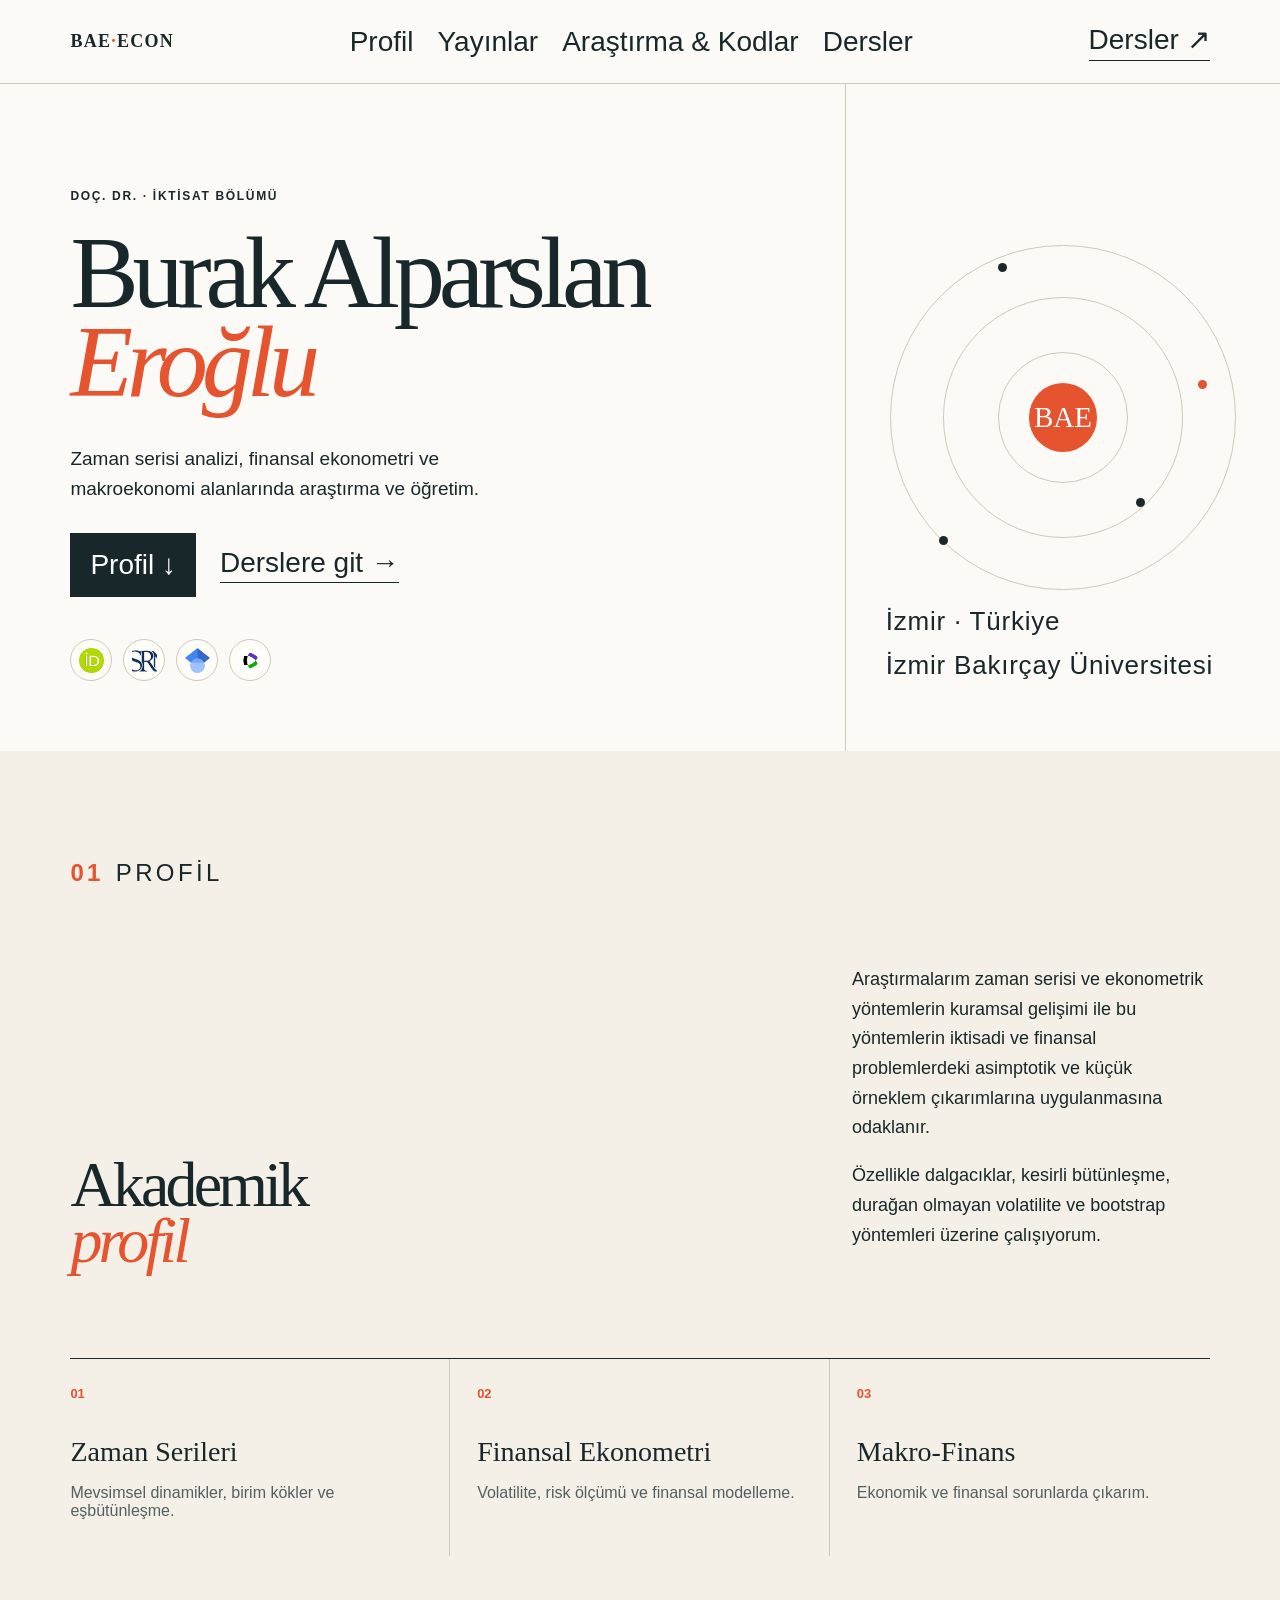
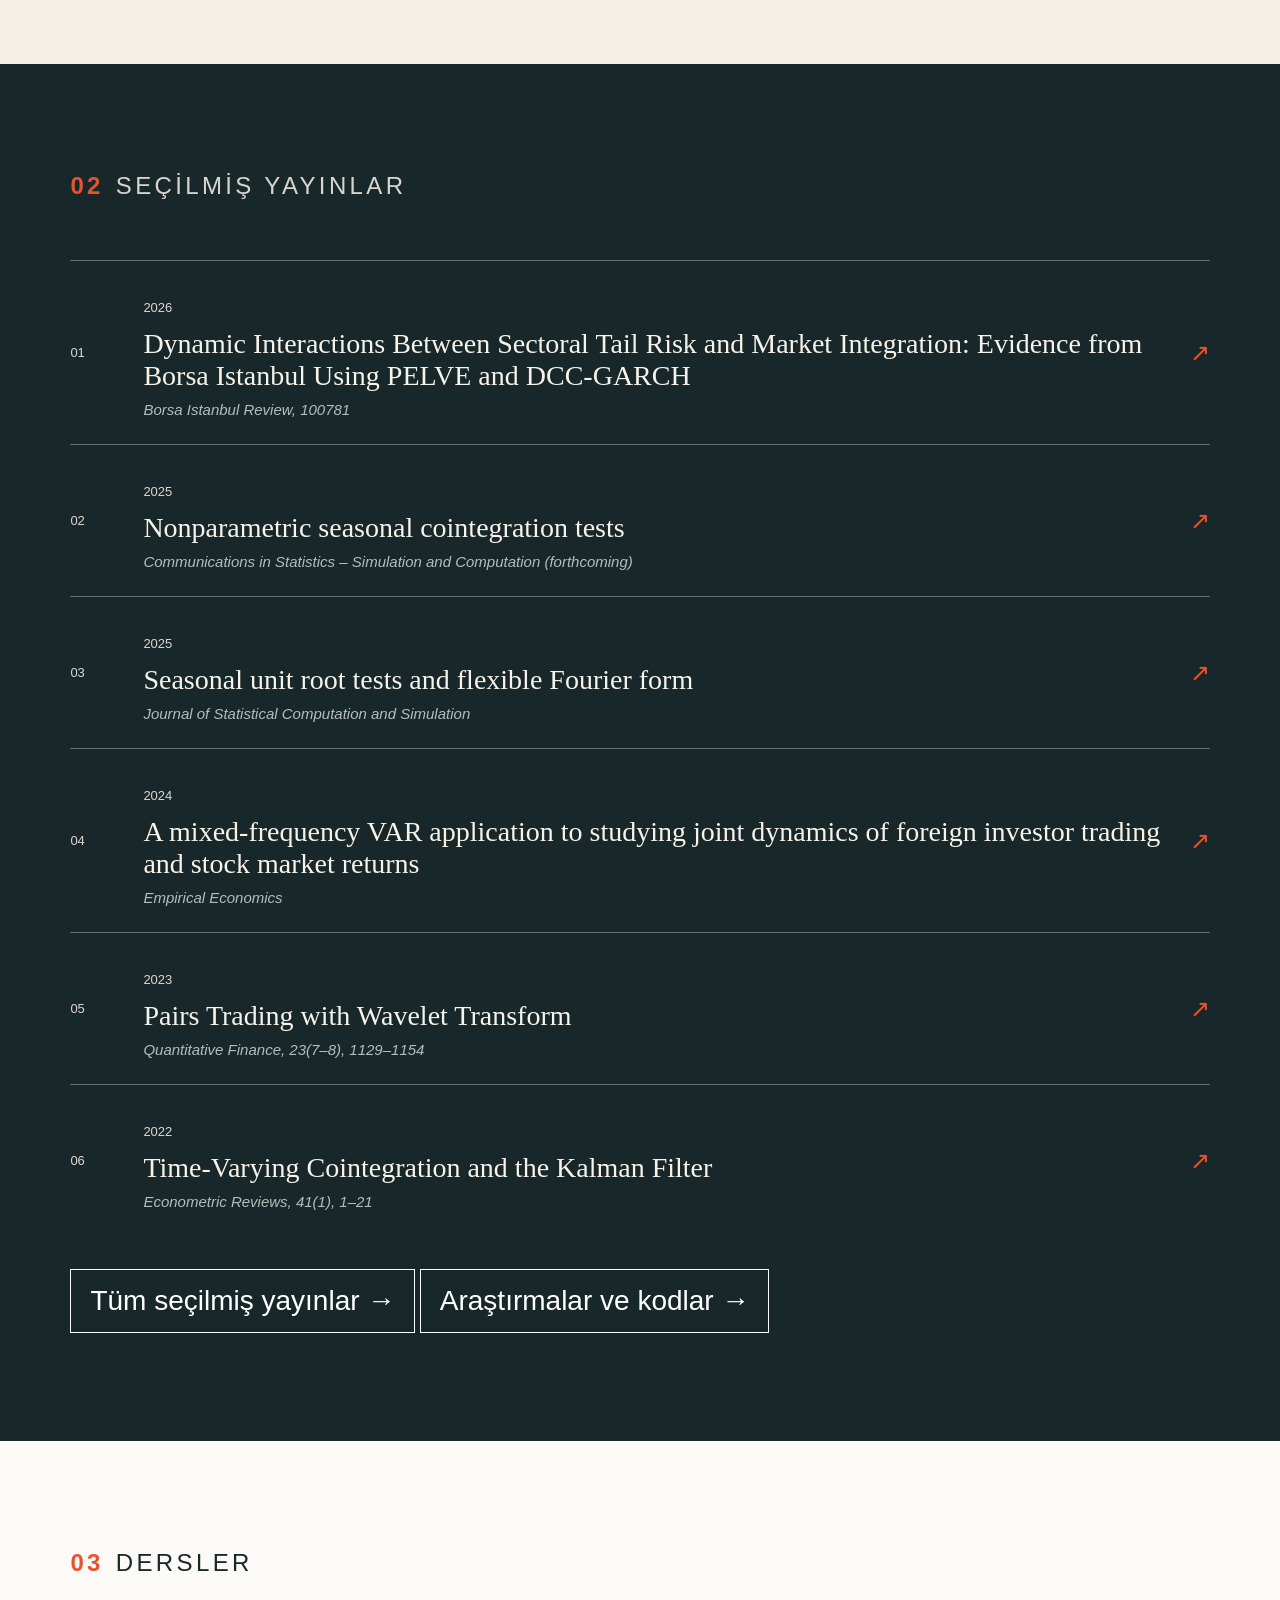
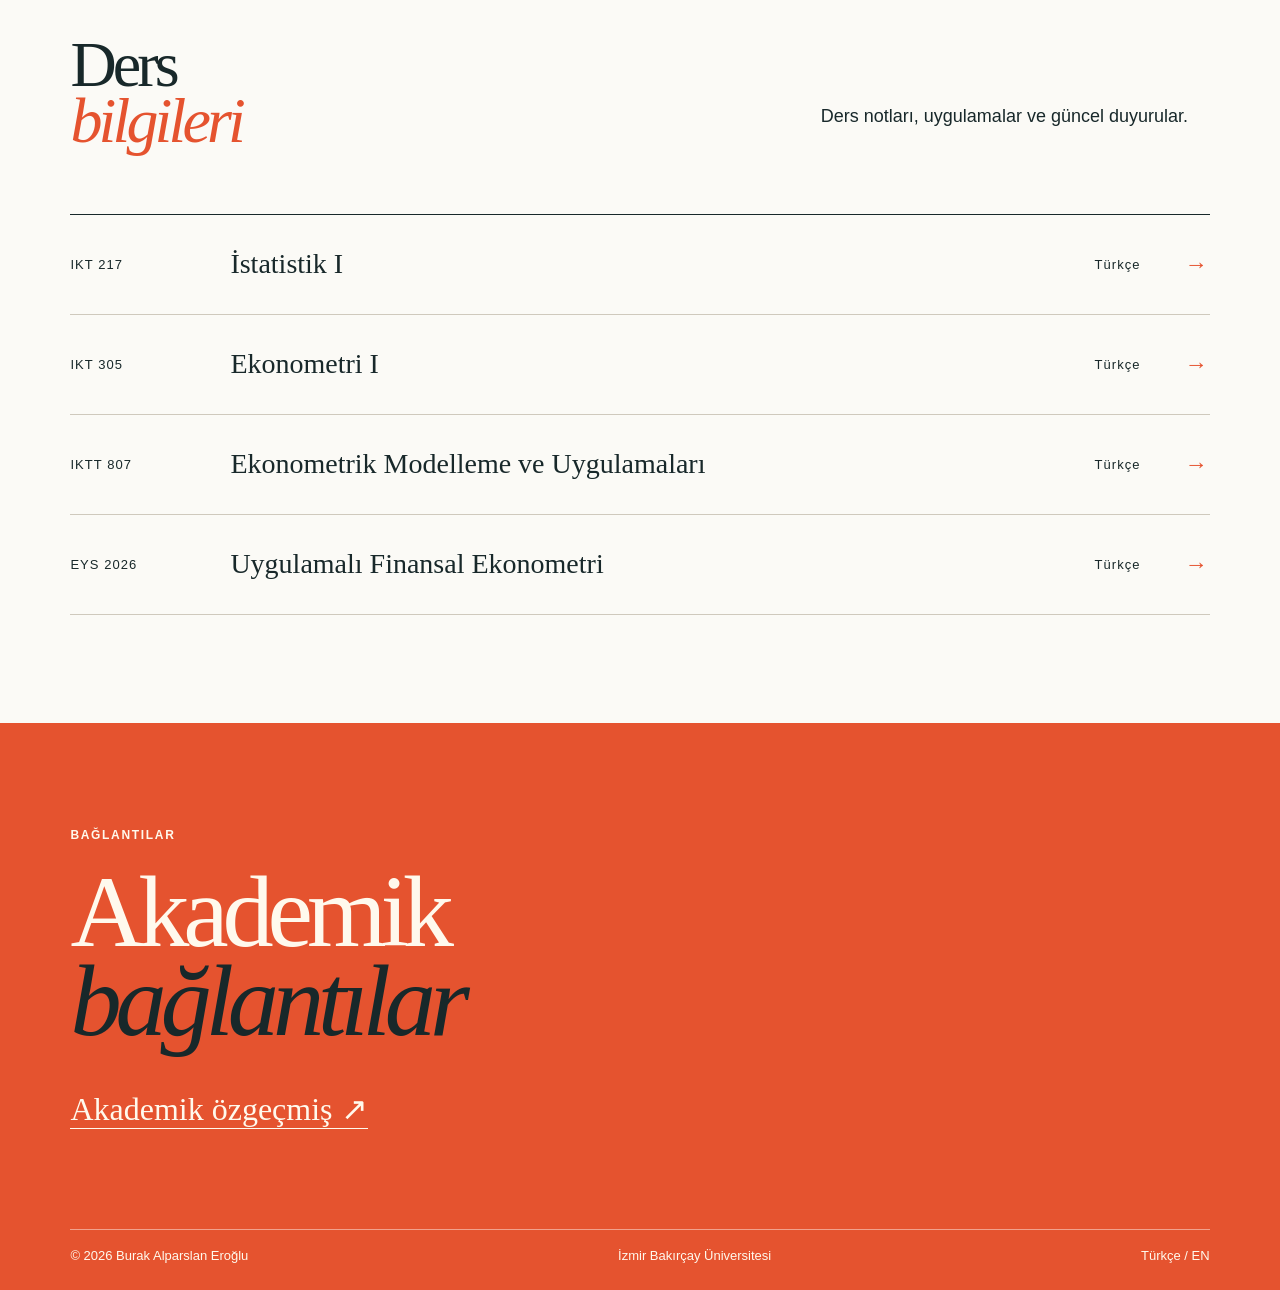
<file: index.html>
<!doctype html>
<html lang="tr">
  <head>
    <meta charset="utf-8" />
    <meta name="viewport" content="width=device-width,initial-scale=1" />
    <title>Burak Alparslan Eroğlu | Akademik Profil</title>
    <style>
      :root {
        --ink: #18282a;
        --cream: #f4f0e8;
        --paper: #fbfaf6;
        --orange: #e5532f;
        --line: #cfc9bd;
      }
      * {
        box-sizing: border-box;
      }
      html {
        scroll-behavior: smooth;
      }
      body {
        margin: 0;
        color: var(--ink);
        background: var(--cream);
        font-family: Arial, sans-serif;
      }
      a {
        color: inherit;
        text-decoration: none;
      }
      .nav {
        height: 84px;
        padding: 0 5.5vw;
        display: flex;
        align-items: center;
        justify-content: space-between;
        border-bottom: 1px solid var(--line);
        background: var(--paper);
      }
      .brand {
        font:
          bold 18px Georgia,
          serif;
        letter-spacing: 0.07em;
      }
      .brand span,
      em {
        color: var(--orange);
      }
      .navlinks {
        display: flex;
        gap: 24px;
        font-size: 14px;
      }
      .navcta {
        font-size: 14px;
        border-bottom: 1px solid var(--ink);
        padding-bottom: 4px;
      }
      .hero {
        min-height: 640px;
        display: grid;
        grid-template-columns: 1.32fr 0.68fr;
        background: var(--paper);
      }
      .copy {
        padding: 105px 5.5vw 70px;
      }
      .tag {
        letter-spacing: 0.14em;
        font-size: 12px;
        font-weight: bold;
        margin: 0 0 25px;
      }
      .hero h1,
      .section h2,
      .contact h2 {
        font:
          400 clamp(62px, 8vw, 116px) / 0.87 Georgia,
          serif;
        letter-spacing: -0.06em;
        margin: 0;
      }
      .intro {
        font-size: 19px;
        line-height: 1.55;
        max-width: 450px;
        margin: 38px 0 30px;
      }
      .actions {
        display: flex;
        gap: 24px;
        align-items: center;
      }
      .button {
        display: inline-flex;
        gap: 20px;
        padding: 15px 19px;
        border: 1px solid var(--ink);
        font-size: 14px;
      }
      .dark {
        background: var(--ink);
        color: #fff;
      }
      .textlink {
        font-size: 14px;
        border-bottom: 1px solid currentColor;
        padding-bottom: 3px;
      }
      .profiles {
        display: flex;
        gap: 11px;
        margin-top: 42px;
      }
      .profiles a {
        width: 42px;
        height: 42px;
        border: 1px solid var(--line);
        border-radius: 50%;
        display: grid;
        place-items: center;
        background: #fffdf8;
      }
      .profiles img {
        max-width: 25px;
        max-height: 25px;
      }
      .hero-side {
        border-left: 1px solid var(--line);
        display: grid;
        place-items: center;
        position: relative;
        overflow: hidden;
      }
      .orbit {
        width: min(27vw, 350px);
        aspect-ratio: 1;
        border: 1px solid var(--line);
        border-radius: 50%;
        position: relative;
      }
      .orbit:before,
      .orbit:after {
        content: "";
        position: absolute;
        border: 1px solid var(--line);
        border-radius: 50%;
        inset: 15%;
      }
      .orbit:after {
        inset: 31%;
      }
      .core {
        position: absolute;
        inset: 40%;
        display: grid;
        place-items: center;
        border-radius: 50%;
        background: var(--orange);
        color: #fff;
        font:
          29px Georgia,
          serif;
      }
      .dot {
        position: absolute;
        width: 9px;
        height: 9px;
        border-radius: 50%;
        background: var(--ink);
      }
      .d1 {
        top: 5%;
        left: 31%;
      }
      .d2 {
        right: 8%;
        top: 39%;
        background: var(--orange);
      }
      .d3 {
        bottom: 13%;
        left: 14%;
      }
      .d4 {
        bottom: 24%;
        right: 26%;
      }
      .side-note {
        position: absolute;
        left: 40px;
        bottom: 38px;
        font-size: 13px;
        letter-spacing: 0.06em;
        line-height: 1.7;
      }
      .section {
        padding: 108px 5.5vw;
      }
      .label {
        display: flex;
        gap: 12px;
        margin-bottom: 60px;
        font-size: 12px;
        letter-spacing: 0.14em;
      }
      .label b {
        color: var(--orange);
      }
      .profile {
        display: grid;
        grid-template-columns: 1.2fr 0.62fr;
        gap: 7vw;
        align-items: end;
      }
      .section h2 {
        font-size: clamp(43px, 5vw, 74px);
      }
      .profiletext {
        font-size: 18px;
        line-height: 1.65;
      }
      .focus {
        margin-top: 90px;
        display: grid;
        grid-template-columns: repeat(3, 1fr);
        border-top: 1px solid var(--ink);
      }
      .focus article {
        padding: 25px 26px 20px 0;
        min-height: 185px;
        border-right: 1px solid var(--line);
      }
      .focus article + article {
        padding-left: 27px;
      }
      .focus article:last-child {
        border: 0;
      }
      .focus b {
        color: var(--orange);
        font-size: 13px;
      }
      .focus h3 {
        font:
          28px Georgia,
          serif;
        margin: 34px 0 10px;
      }
      .focus p {
        font-size: 16px;
        color: #526061;
      }
      .research {
        background: var(--ink);
        color: #f8f3e9;
      }
      .research .label {
        color: #d9d5cd;
      }
      .pub {
        display: grid;
        grid-template-columns: 65px 1fr 30px;
        gap: 8px;
        align-items: center;
        border-top: 1px solid #647072;
        padding: 26px 0;
      }
      .pub:last-child {
        border-bottom: 1px solid #647072;
      }
      .pubnum,
      .year {
        font-size: 13px;
        color: #ddd6cc;
      }
      .pub h3 {
        font:
          28px Georgia,
          serif;
        font-weight: 400;
        margin: 5px 0 9px;
      }
      .journal {
        margin: 0;
        color: #b5bcb9;
        font-size: 15px;
        font-style: italic;
      }
      .pub .go {
        font-size: 24px;
        color: var(--orange);
        text-align: right;
      }
      .outline {
        color: #fff;
        border-color: #fff;
        margin-top: 33px;
      }
      .teaching {
        background: var(--paper);
      }
      .teachintro {
        display: grid;
        grid-template-columns: 1fr 0.6fr;
        gap: 8vw;
        align-items: end;
        margin-bottom: 65px;
      }
      .teachintro p {
        font-size: 18px;
        line-height: 1.6;
      }
      .courses {
        border-top: 1px solid var(--ink);
      }
      .course {
        display: grid;
        grid-template-columns: 150px 1fr 80px 25px;
        gap: 10px;
        align-items: center;
        border-bottom: 1px solid var(--line);
        min-height: 100px;
      }
      .course:hover {
        padding-left: 14px;
        background: #f2eee5;
      }
      .code,
      .level {
        font-size: 13px;
        letter-spacing: 0.08em;
      }
      .course h3 {
        font:
          28px Georgia,
          serif;
        font-weight: 400;
        margin: 0;
      }
      .arrow {
        color: var(--orange);
        font-size: 23px;
      }
      .contact {
        background: var(--orange);
        color: #fff9ed;
        padding: 105px 5.5vw 27px;
      }
      .contact em {
        color: var(--ink);
      }
      .email {
        display: inline-block;
        margin-top: 45px;
        font:
          clamp(21px, 2.5vw, 36px) Georgia,
          serif;
        border-bottom: 1px solid currentColor;
      }
      .footer {
        display: flex;
        justify-content: space-between;
        gap: 20px;
        border-top: 1px solid rgba(255, 255, 255, 0.45);
        margin-top: 100px;
        padding-top: 18px;
        font-size: 13px;
      }
      @media (max-width: 720px) {
        .nav {
          height: 65px;
          padding: 0 22px;
        }
        .navlinks {
          display: none;
        }
        .hero {
          grid-template-columns: 1fr;
        }
        .copy {
          padding: 75px 22px 60px;
        }
        .hero-side {
          min-height: 310px;
          border-left: 0;
          border-top: 1px solid var(--line);
        }
        .orbit {
          width: 220px;
        }
        .side-note {
          left: 22px;
          bottom: 22px;
        }
        .section,
        .contact {
          padding: 75px 22px;
        }
        .profile,
        .teachintro {
          grid-template-columns: 1fr;
          gap: 28px;
        }
        .focus {
          grid-template-columns: 1fr;
          margin-top: 55px;
        }
        .focus article,
        .focus article + article {
          padding: 22px 0;
          border-right: 0;
          border-bottom: 1px solid var(--line);
        }
        .pub {
          grid-template-columns: 36px 1fr 22px;
        }
        .pub h3,
        .course h3 {
          font-size: 22px;
        }
        .course {
          grid-template-columns: 80px 1fr 20px;
        }
        .level {
          display: none;
        }
        .footer {
          flex-wrap: wrap;
          justify-content: flex-start;
          margin-top: 70px;
        }
      }
    </style>
    <link rel="stylesheet" href="site-preferences.css" />
  </head>
  <body>
    <nav class="nav">
      <a class="brand" href="./">BAE<span>·</span>ECON</a>
      <div class="navlinks">
        <a href="#profil">Profil</a><a href="#yayinlar">Yayınlar</a
        ><a href="arastirma/">Araştırma & Kodlar</a
        ><a href="#dersler">Dersler</a>
      </div>
      <a class="navcta" href="#dersler">Dersler ↗</a>
    </nav>
    <main>
      <section class="hero">
        <div class="copy">
          <p class="tag">DOÇ. DR. · İKTİSAT BÖLÜMÜ</p>
          <h1>Burak Alparslan<br /><em>Eroğlu</em></h1>
          <p class="intro">
            Zaman serisi analizi, finansal ekonometri ve makroekonomi
            alanlarında araştırma ve öğretim.
          </p>
          <div class="actions">
            <a class="button dark" href="#profil">Profil ↓</a
            ><a class="textlink" href="#dersler">Derslere git →</a>
          </div>
          <div class="profiles">
            <a href="https://orcid.org/0000-0001-6814-747X"
              ><img src="public/profiles/orcid.png" alt="ORCID" /></a
            ><a
              href="https://papers.ssrn.com/sol3/cf_dev/AbsByAuth.cfm?per_id=5695360"
              ><img src="public/profiles/ssrn.png" alt="SSRN" /></a
            ><a
              href="https://scholar.google.com.tr/citations?user=8nbjNesAAAAJ&hl=tr"
              ><img
                src="public/profiles/google-scholar.png"
                alt="Google Scholar" /></a
            ><a
              href="https://www.webofscience.com/wos/author/record/HSH-2428-2023"
              ><img
                src="public/profiles/web-of-science.png"
                alt="Web of Science"
            /></a>
          </div>
        </div>
        <div class="hero-side">
          <div class="orbit">
            <div class="core">BAE</div>
            <i class="dot d1"></i><i class="dot d2"></i><i class="dot d3"></i
            ><i class="dot d4"></i>
          </div>
          <p class="side-note">
            İzmir · Türkiye<br />İzmir Bakırçay Üniversitesi
          </p>
        </div>
      </section>
      <section class="section" id="profil">
        <div class="label"><b>01</b><span>PROFİL</span></div>
        <div class="profile">
          <h2>Akademik<br /><em>profil</em></h2>
          <div class="profiletext">
            <p>
              Araştırmalarım zaman serisi ve ekonometrik yöntemlerin kuramsal
              gelişimi ile bu yöntemlerin iktisadi ve finansal problemlerdeki
              asimptotik ve küçük örneklem çıkarımlarına uygulanmasına
              odaklanır.
            </p>
            <p>
              Özellikle dalgacıklar, kesirli bütünleşme, durağan olmayan
              volatilite ve bootstrap yöntemleri üzerine çalışıyorum.
            </p>
          </div>
        </div>
        <div class="focus">
          <article>
            <b>01</b>
            <h3>Zaman Serileri</h3>
            <p>Mevsimsel dinamikler, birim kökler ve eşbütünleşme.</p>
          </article>
          <article>
            <b>02</b>
            <h3>Finansal Ekonometri</h3>
            <p>Volatilite, risk ölçümü ve finansal modelleme.</p>
          </article>
          <article>
            <b>03</b>
            <h3>Makro-Finans</h3>
            <p>Ekonomik ve finansal sorunlarda çıkarım.</p>
          </article>
        </div>
      </section>
      <section class="section research" id="yayinlar">
        <div class="label"><b>02</b><span>SEÇİLMİŞ YAYINLAR</span></div>
        <div class="pub">
          <span class="pubnum">01</span>
          <div>
            <p class="year">2026</p>
            <h3>
              Dynamic Interactions Between Sectoral Tail Risk and Market
              Integration: Evidence from Borsa Istanbul Using PELVE and DCC-GARCH
            </h3>
            <p class="journal">Borsa Istanbul Review, 100781</p>
          </div>
          <a class="go" href="https://doi.org/10.1016/j.bir.2026.100781" target="_blank" rel="noreferrer">↗</a>
        </div>
        <div class="pub">
          <span class="pubnum">02</span>
          <div>
            <p class="year">2025</p>
            <h3>Nonparametric seasonal cointegration tests</h3>
            <p class="journal">Communications in Statistics – Simulation and Computation (forthcoming)</p>
          </div>
          <a class="go" href="https://doi.org/10.1080/03610918.2025.2598425" target="_blank" rel="noreferrer">↗</a>
        </div>
        <div class="pub">
          <span class="pubnum">03</span>
          <div>
            <p class="year">2025</p>
            <h3>Seasonal unit root tests and flexible Fourier form</h3>
            <p class="journal">Journal of Statistical Computation and Simulation</p>
          </div>
          <a class="go" href="https://doi.org/10.1080/00949655.2025.2569649" target="_blank" rel="noreferrer">↗</a>
        </div>
        <div class="pub">
          <span class="pubnum">04</span>
          <div>
            <p class="year">2024</p>
            <h3>
              A mixed-frequency VAR application to studying joint dynamics of
              foreign investor trading and stock market returns
            </h3>
            <p class="journal">Empirical Economics</p>
          </div>
          <a class="go" href="https://doi.org/10.1007/s00181-023-02541-4" target="_blank" rel="noreferrer">↗</a>
        </div>
        <div class="pub">
          <span class="pubnum">05</span>
          <div>
            <p class="year">2023</p>
            <h3>Pairs Trading with Wavelet Transform</h3>
            <p class="journal">Quantitative Finance, 23(7–8), 1129–1154</p>
          </div>
          <a class="go" href="https://doi.org/10.1080/14697688.2023.2230249" target="_blank" rel="noreferrer">↗</a>
        </div>
        <div class="pub">
          <span class="pubnum">06</span>
          <div>
            <p class="year">2022</p>
            <h3>Time-Varying Cointegration and the Kalman Filter</h3>
            <p class="journal">Econometric Reviews, 41(1), 1–21</p>
          </div>
          <a class="go" href="https://doi.org/10.1080/07474938.2020.1861776" target="_blank" rel="noreferrer">↗</a>
        </div>
        <a class="button outline" href="yayinlar/">Tüm seçilmiş yayınlar →</a>
        <a class="button outline" href="arastirma/">Araştırmalar ve kodlar →</a>
      </section>
      <section class="section teaching" id="dersler">
        <div class="label"><b>03</b><span>DERSLER</span></div>
        <div class="teachintro">
          <h2>Ders<br /><em>bilgileri</em></h2>
          <p>Ders notları, uygulamalar ve güncel duyurular.</p>
        </div>
        <div class="courses">
          <a class="course" href="dersler/ikt-217/"
            ><span class="code">IKT 217</span>
            <h3>İstatistik I</h3>
            <span class="level">Türkçe</span><span class="arrow">→</span></a
          >
          <a class="course" href="dersler/ikt-305/"
            ><span class="code">IKT 305</span>
            <h3>Ekonometri I</h3>
            <span class="level">Türkçe</span><span class="arrow">→</span></a
          >
          <a class="course" href="dersler/iktt-807/"
            ><span class="code">IKTT 807</span>
            <h3>Ekonometrik Modelleme ve Uygulamaları</h3>
            <span class="level">Türkçe</span><span class="arrow">→</span></a
          >
          <a class="course" href="dersler/eys-2026/"
            ><span class="code">EYS 2026</span>
            <h3>Uygulamalı Finansal Ekonometri</h3>
            <span class="level">Türkçe</span><span class="arrow">→</span></a
          >
        </div>
      </section>
    </main>
    <section class="contact">
      <p class="tag">BAĞLANTILAR</p>
      <h2>Akademik<br /><em>bağlantılar</em></h2>
      <a
        class="email"
        href="https://drive.google.com/file/d/15W_dLVAqUWNmGhJL6QCFGJsQH_DzhuDk/view?usp=share_link"
        >Akademik özgeçmiş ↗</a
      >
      <div class="footer">
        <span>© 2026 Burak Alparslan Eroğlu</span
        ><span>İzmir Bakırçay Üniversitesi</span><span>Türkçe / EN</span>
      </div>
    </section>
  </body>
</html>
</file>
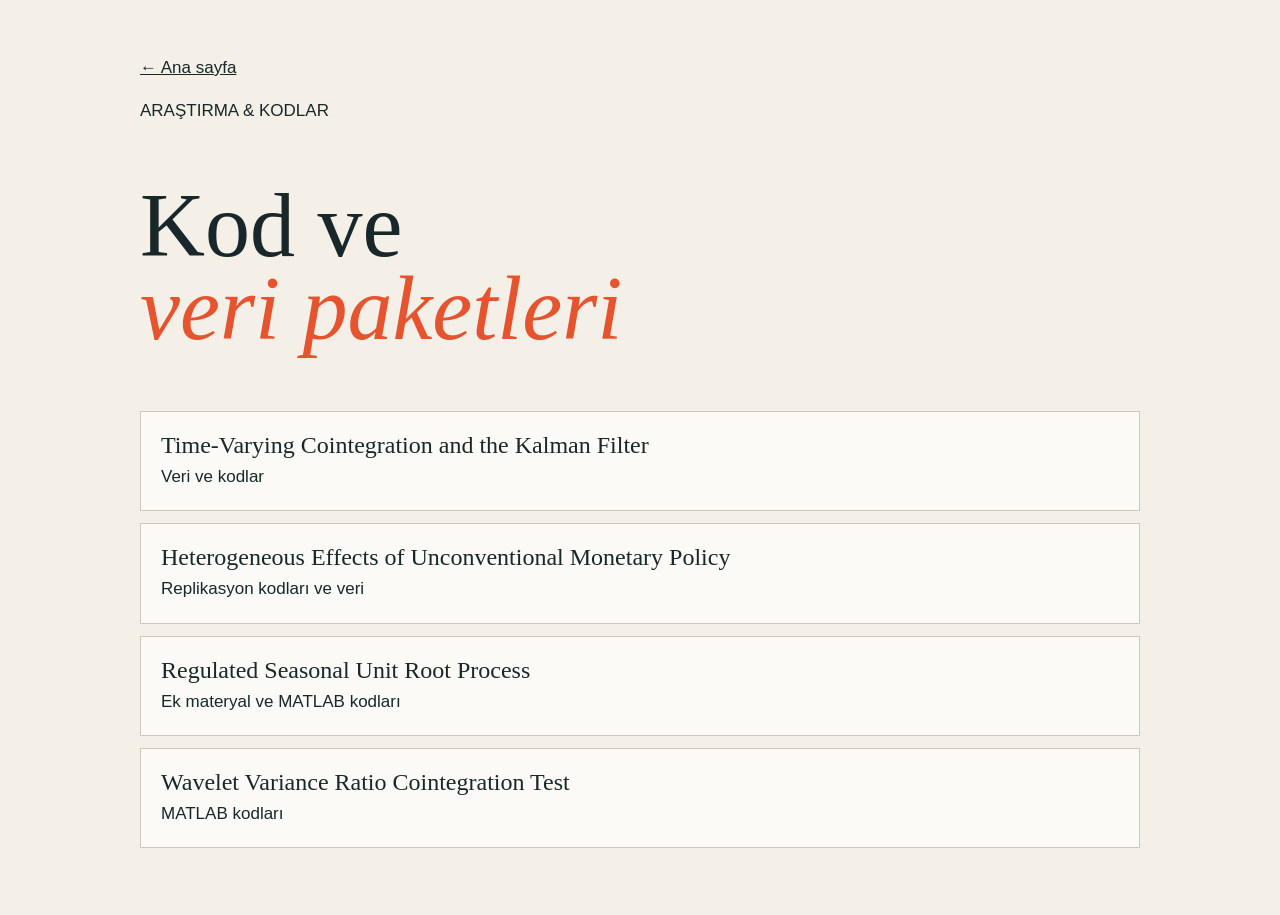
<file: arastirma/index.html>
<!doctype html><html lang="tr"><meta charset="utf-8"><meta name="viewport" content="width=device-width,initial-scale=1"><title>Araştırma & Kodlar</title><style>body{max-width:1000px;margin:auto;padding:55px 7vw;background:#f4f0e8;color:#18282a;font:17px/1.55 Arial}h1{font:clamp(48px,8vw,90px)/.92 Georgia,serif}em{color:#e5532f}.card{display:block;margin:12px 0;padding:20px;border:1px solid #cfc9bd;background:#fbfaf6;color:inherit;text-decoration:none}.card b{display:block;font:24px Georgia,serif;margin-bottom:5px}.back{color:#18282a}</style><link rel="stylesheet" href="../site-preferences.css"><a class="back" href="../">← Ana sayfa</a><p>ARAŞTIRMA & KODLAR</p><h1>Kod ve<br><em>veri paketleri</em></h1><a class="card" href="../public/codes/time-varying-cointegration-codes-and-data.zip"><b>Time-Varying Cointegration and the Kalman Filter</b>Veri ve kodlar</a><a class="card" href="../public/codes/monetary-policy-replication-codes-and-data.zip"><b>Heterogeneous Effects of Unconventional Monetary Policy</b>Replikasyon kodları ve veri</a><a class="card" href="../public/codes/regulated-seasonal-unit-root-supplementary-material.zip"><b>Regulated Seasonal Unit Root Process</b>Ek materyal ve MATLAB kodları</a><a class="card" href="../public/codes/wavelet-variance-ratio-codes.zip"><b>Wavelet Variance Ratio Cointegration Test</b>MATLAB kodları</a></html>
</file>
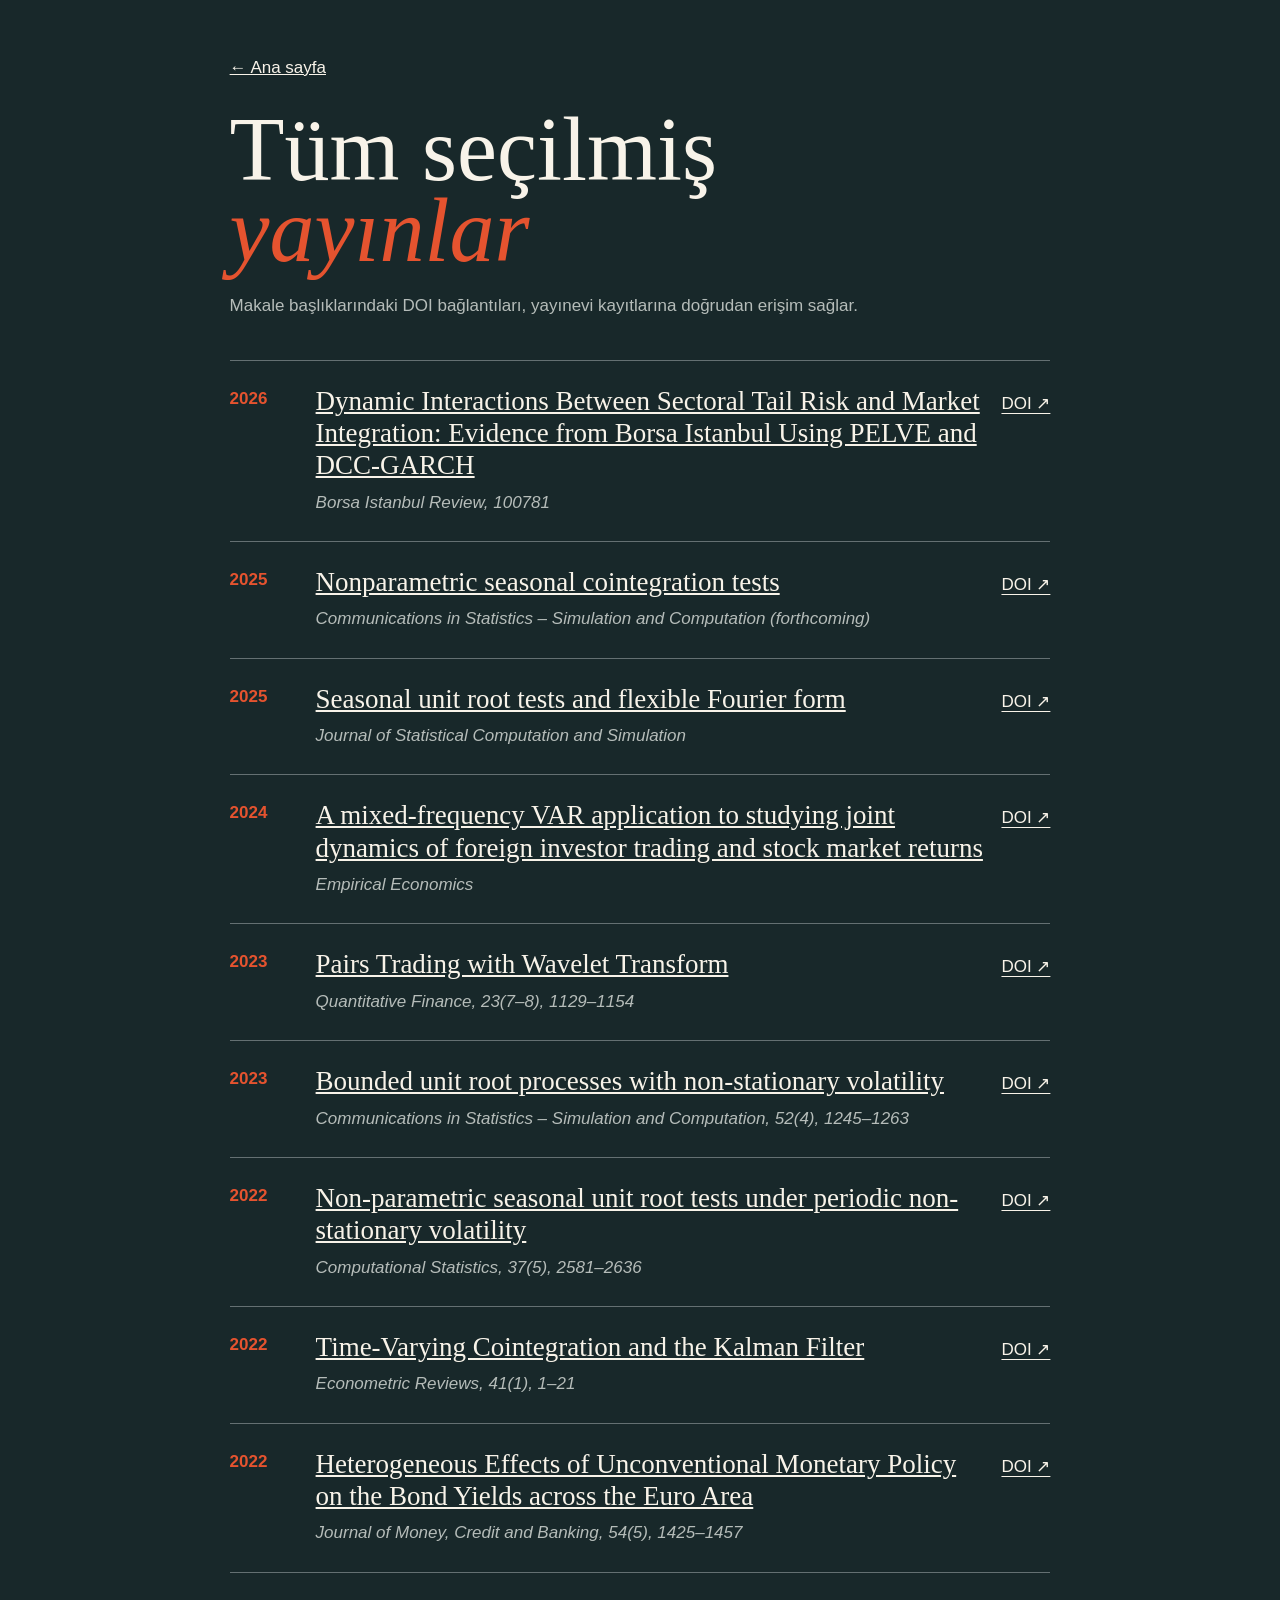
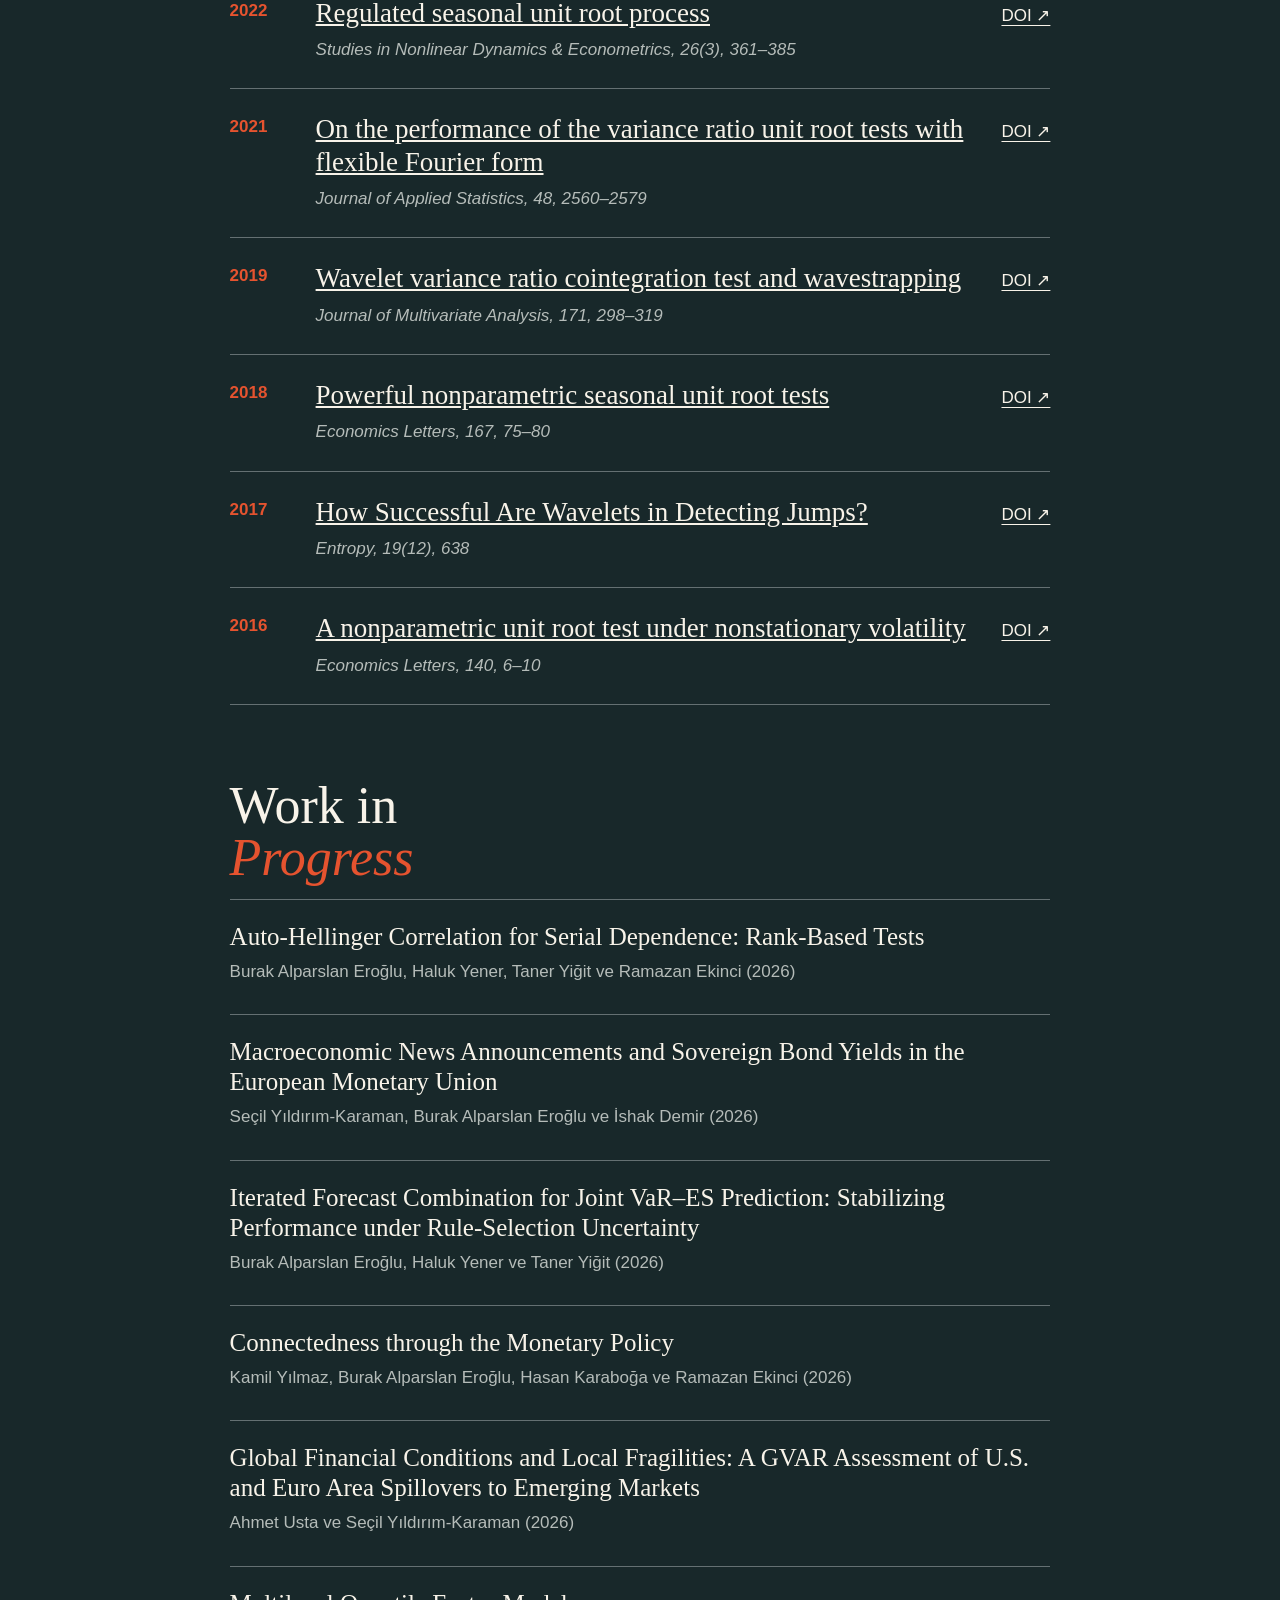
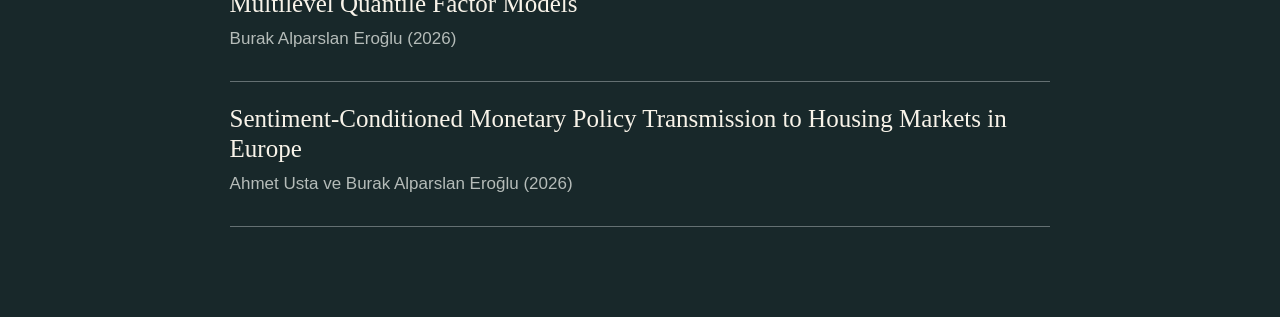
<file: yayinlar/index.html>
<!doctype html>
<html lang="tr">
<meta charset="utf-8">
<meta name="viewport" content="width=device-width,initial-scale=1">
<title>Tüm Seçilmiş Yayınlar | Burak Alparslan Eroğlu</title>
<style>
  :root{--ink:#18282a;--paper:#f8f3e9;--muted:#b5bcb9;--accent:#e5532f}*{box-sizing:border-box}body{max-width:1000px;margin:auto;padding:55px 7vw 90px;background:var(--ink);color:var(--paper);font:17px/1.55 Arial,sans-serif}a{color:inherit}h1{margin:28px 0 52px;font:clamp(48px,8vw,90px)/.9 Georgia,serif;font-weight:400}h2{margin:75px 0 15px;font:clamp(30px,5vw,52px)/1 Georgia,serif;font-weight:400}em{color:var(--accent)}.intro{max-width:640px;color:var(--muted);margin:-30px 0 40px}.publication{display:grid;grid-template-columns:70px 1fr auto;gap:16px;align-items:start;padding:25px 0;border-top:1px solid #647072}.publication:last-of-type{border-bottom:1px solid #647072}.year{color:var(--accent);font-weight:700}.title{font:27px/1.15 Georgia,serif}.journal{display:block;margin-top:7px;color:var(--muted);font-style:italic}.doi{white-space:nowrap;margin-top:5px;color:var(--paper);text-decoration-thickness:1px;text-underline-offset:4px}.work{padding:22px 0;border-top:1px solid #647072}.work:last-child{border-bottom:1px solid #647072}.work b{display:block;font:25px/1.2 Georgia,serif;font-weight:400}.authors{display:block;margin:7px 0;color:var(--muted)}@media(max-width:620px){body{padding-top:32px}.publication{grid-template-columns:1fr}.title{font-size:23px}.doi{margin-top:0}.work b{font-size:22px}}
</style>
<link rel="stylesheet" href="../site-preferences.css">
<a href="../">← Ana sayfa</a>
<h1>Tüm seçilmiş<br><em>yayınlar</em></h1>
<p class="intro">Makale başlıklarındaki DOI bağlantıları, yayınevi kayıtlarına doğrudan erişim sağlar.</p>
<main>
  <article class="publication"><span class="year">2026</span><div><a class="title" href="https://doi.org/10.1016/j.bir.2026.100781" target="_blank" rel="noreferrer">Dynamic Interactions Between Sectoral Tail Risk and Market Integration: Evidence from Borsa Istanbul Using PELVE and DCC-GARCH</a><span class="journal">Borsa Istanbul Review, 100781</span></div><a class="doi" href="https://doi.org/10.1016/j.bir.2026.100781" target="_blank" rel="noreferrer">DOI ↗</a></article>
  <article class="publication"><span class="year">2025</span><div><a class="title" href="https://doi.org/10.1080/03610918.2025.2598425" target="_blank" rel="noreferrer">Nonparametric seasonal cointegration tests</a><span class="journal">Communications in Statistics – Simulation and Computation (forthcoming)</span></div><a class="doi" href="https://doi.org/10.1080/03610918.2025.2598425" target="_blank" rel="noreferrer">DOI ↗</a></article>
  <article class="publication"><span class="year">2025</span><div><a class="title" href="https://doi.org/10.1080/00949655.2025.2569649" target="_blank" rel="noreferrer">Seasonal unit root tests and flexible Fourier form</a><span class="journal">Journal of Statistical Computation and Simulation</span></div><a class="doi" href="https://doi.org/10.1080/00949655.2025.2569649" target="_blank" rel="noreferrer">DOI ↗</a></article>
  <article class="publication"><span class="year">2024</span><div><a class="title" href="https://doi.org/10.1007/s00181-023-02541-4" target="_blank" rel="noreferrer">A mixed-frequency VAR application to studying joint dynamics of foreign investor trading and stock market returns</a><span class="journal">Empirical Economics</span></div><a class="doi" href="https://doi.org/10.1007/s00181-023-02541-4" target="_blank" rel="noreferrer">DOI ↗</a></article>
  <article class="publication"><span class="year">2023</span><div><a class="title" href="https://doi.org/10.1080/14697688.2023.2230249" target="_blank" rel="noreferrer">Pairs Trading with Wavelet Transform</a><span class="journal">Quantitative Finance, 23(7–8), 1129–1154</span></div><a class="doi" href="https://doi.org/10.1080/14697688.2023.2230249" target="_blank" rel="noreferrer">DOI ↗</a></article>
  <article class="publication"><span class="year">2023</span><div><a class="title" href="https://doi.org/10.1080/03610918.2021.1879139" target="_blank" rel="noreferrer">Bounded unit root processes with non-stationary volatility</a><span class="journal">Communications in Statistics – Simulation and Computation, 52(4), 1245–1263</span></div><a class="doi" href="https://doi.org/10.1080/03610918.2021.1879139" target="_blank" rel="noreferrer">DOI ↗</a></article>
  <article class="publication"><span class="year">2022</span><div><a class="title" href="https://doi.org/10.1007/s00180-022-01211-w" target="_blank" rel="noreferrer">Non-parametric seasonal unit root tests under periodic non-stationary volatility</a><span class="journal">Computational Statistics, 37(5), 2581–2636</span></div><a class="doi" href="https://doi.org/10.1007/s00180-022-01211-w" target="_blank" rel="noreferrer">DOI ↗</a></article>
  <article class="publication"><span class="year">2022</span><div><a class="title" href="https://doi.org/10.1080/07474938.2020.1861776" target="_blank" rel="noreferrer">Time-Varying Cointegration and the Kalman Filter</a><span class="journal">Econometric Reviews, 41(1), 1–21</span></div><a class="doi" href="https://doi.org/10.1080/07474938.2020.1861776" target="_blank" rel="noreferrer">DOI ↗</a></article>
  <article class="publication"><span class="year">2022</span><div><a class="title" href="https://doi.org/10.1111/jmcb.12886" target="_blank" rel="noreferrer">Heterogeneous Effects of Unconventional Monetary Policy on the Bond Yields across the Euro Area</a><span class="journal">Journal of Money, Credit and Banking, 54(5), 1425–1457</span></div><a class="doi" href="https://doi.org/10.1111/jmcb.12886" target="_blank" rel="noreferrer">DOI ↗</a></article>
  <article class="publication"><span class="year">2022</span><div><a class="title" href="https://doi.org/10.1515/snde-2019-0110" target="_blank" rel="noreferrer">Regulated seasonal unit root process</a><span class="journal">Studies in Nonlinear Dynamics &amp; Econometrics, 26(3), 361–385</span></div><a class="doi" href="https://doi.org/10.1515/snde-2019-0110" target="_blank" rel="noreferrer">DOI ↗</a></article>
  <article class="publication"><span class="year">2021</span><div><a class="title" href="https://doi.org/10.1080/02664763.2020.1796939" target="_blank" rel="noreferrer">On the performance of the variance ratio unit root tests with flexible Fourier form</a><span class="journal">Journal of Applied Statistics, 48, 2560–2579</span></div><a class="doi" href="https://doi.org/10.1080/02664763.2020.1796939" target="_blank" rel="noreferrer">DOI ↗</a></article>
  <article class="publication"><span class="year">2019</span><div><a class="title" href="https://doi.org/10.1016/j.jmva.2018.12.011" target="_blank" rel="noreferrer">Wavelet variance ratio cointegration test and wavestrapping</a><span class="journal">Journal of Multivariate Analysis, 171, 298–319</span></div><a class="doi" href="https://doi.org/10.1016/j.jmva.2018.12.011" target="_blank" rel="noreferrer">DOI ↗</a></article>
  <article class="publication"><span class="year">2018</span><div><a class="title" href="https://doi.org/10.1016/j.econlet.2018.03.011" target="_blank" rel="noreferrer">Powerful nonparametric seasonal unit root tests</a><span class="journal">Economics Letters, 167, 75–80</span></div><a class="doi" href="https://doi.org/10.1016/j.econlet.2018.03.011" target="_blank" rel="noreferrer">DOI ↗</a></article>
  <article class="publication"><span class="year">2017</span><div><a class="title" href="https://doi.org/10.3390/e19120638" target="_blank" rel="noreferrer">How Successful Are Wavelets in Detecting Jumps?</a><span class="journal">Entropy, 19(12), 638</span></div><a class="doi" href="https://doi.org/10.3390/e19120638" target="_blank" rel="noreferrer">DOI ↗</a></article>
  <article class="publication"><span class="year">2016</span><div><a class="title" href="https://doi.org/10.1016/j.econlet.2016.01.005" target="_blank" rel="noreferrer">A nonparametric unit root test under nonstationary volatility</a><span class="journal">Economics Letters, 140, 6–10</span></div><a class="doi" href="https://doi.org/10.1016/j.econlet.2016.01.005" target="_blank" rel="noreferrer">DOI ↗</a></article>
</main>
<section aria-labelledby="work-in-progress">
  <h2 id="work-in-progress">Work in<br><em>Progress</em></h2>
  <article class="work"><b>Auto-Hellinger Correlation for Serial Dependence: Rank-Based Tests</b><span class="authors">Burak Alparslan Eroğlu, Haluk Yener, Taner Yiğit ve Ramazan Ekinci (2026)</span></article>
  <article class="work"><b>Macroeconomic News Announcements and Sovereign Bond Yields in the European Monetary Union</b><span class="authors">Seçil Yıldırım-Karaman, Burak Alparslan Eroğlu ve İshak Demir (2026)</span></article>
  <article class="work"><b>Iterated Forecast Combination for Joint VaR–ES Prediction: Stabilizing Performance under Rule-Selection Uncertainty</b><span class="authors">Burak Alparslan Eroğlu, Haluk Yener ve Taner Yiğit (2026)</span></article>
  <article class="work"><b>Connectedness through the Monetary Policy</b><span class="authors">Kamil Yılmaz, Burak Alparslan Eroğlu, Hasan Karaboğa ve Ramazan Ekinci (2026)</span></article>
  <article class="work"><b>Global Financial Conditions and Local Fragilities: A GVAR Assessment of U.S. and Euro Area Spillovers to Emerging Markets</b><span class="authors">Ahmet Usta ve Seçil Yıldırım-Karaman (2026)</span></article>
  <article class="work"><b>Multilevel Quantile Factor Models</b><span class="authors">Burak Alparslan Eroğlu (2026)</span></article>
  <article class="work"><b>Sentiment-Conditioned Monetary Policy Transmission to Housing Markets in Europe</b><span class="authors">Ahmet Usta ve Burak Alparslan Eroğlu (2026)</span></article>
</section>
</html>
</file>
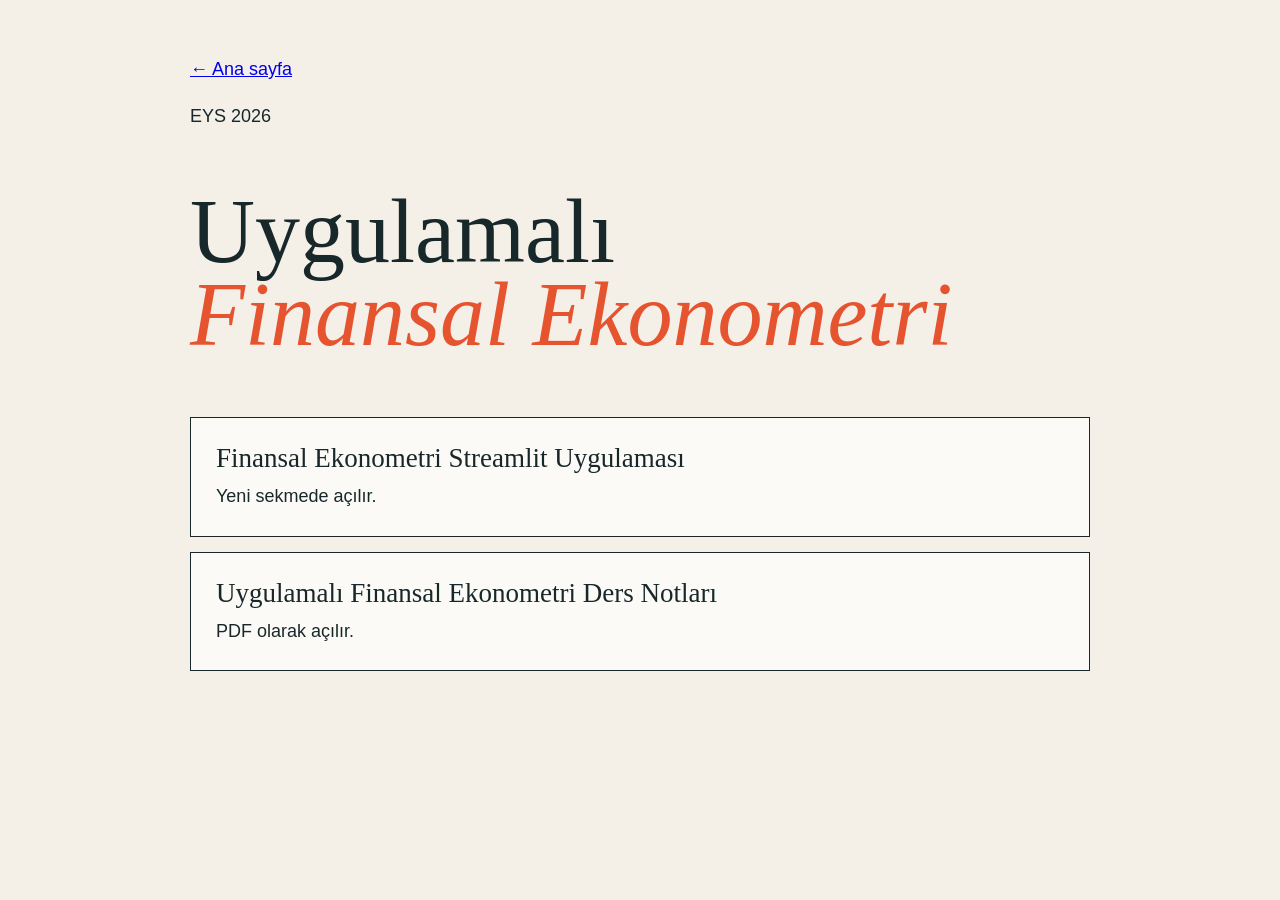
<file: dersler/eys-2026/index.html>
<!doctype html><html lang="tr"><meta charset="utf-8"><meta name="viewport" content="width=device-width,initial-scale=1"><title>EYS 2026 | Uygulamalı Finansal Ekonometri</title><style>body{max-width:900px;margin:auto;padding:55px 7vw;background:#f4f0e8;color:#18282a;font:18px/1.6 Arial}h1{font:clamp(48px,8vw,90px)/.92 Georgia,serif}em{color:#e5532f}.card{display:block;margin:15px 0;padding:25px;border:1px solid #18282a;background:#fbfaf6;color:inherit;text-decoration:none}.card b{display:block;font:27px Georgia,serif;margin-bottom:8px}</style><link rel="stylesheet" href="../../site-preferences.css"><a href="../../">← Ana sayfa</a><p>EYS 2026</p><h1>Uygulamalı<br><em>Finansal Ekonometri</em></h1><a class="card" href="https://finansal-ekonometri-eys26.streamlit.app/" target="_blank" rel="noreferrer"><b>Finansal Ekonometri Streamlit Uygulaması</b>Yeni sekmede açılır.</a><a class="card" href="../../public/eys-2026-uygulamali-finansal-ekonometri-ders-notlari.pdf" target="_blank" rel="noreferrer"><b>Uygulamalı Finansal Ekonometri Ders Notları</b>PDF olarak açılır.</a></html>
</file>
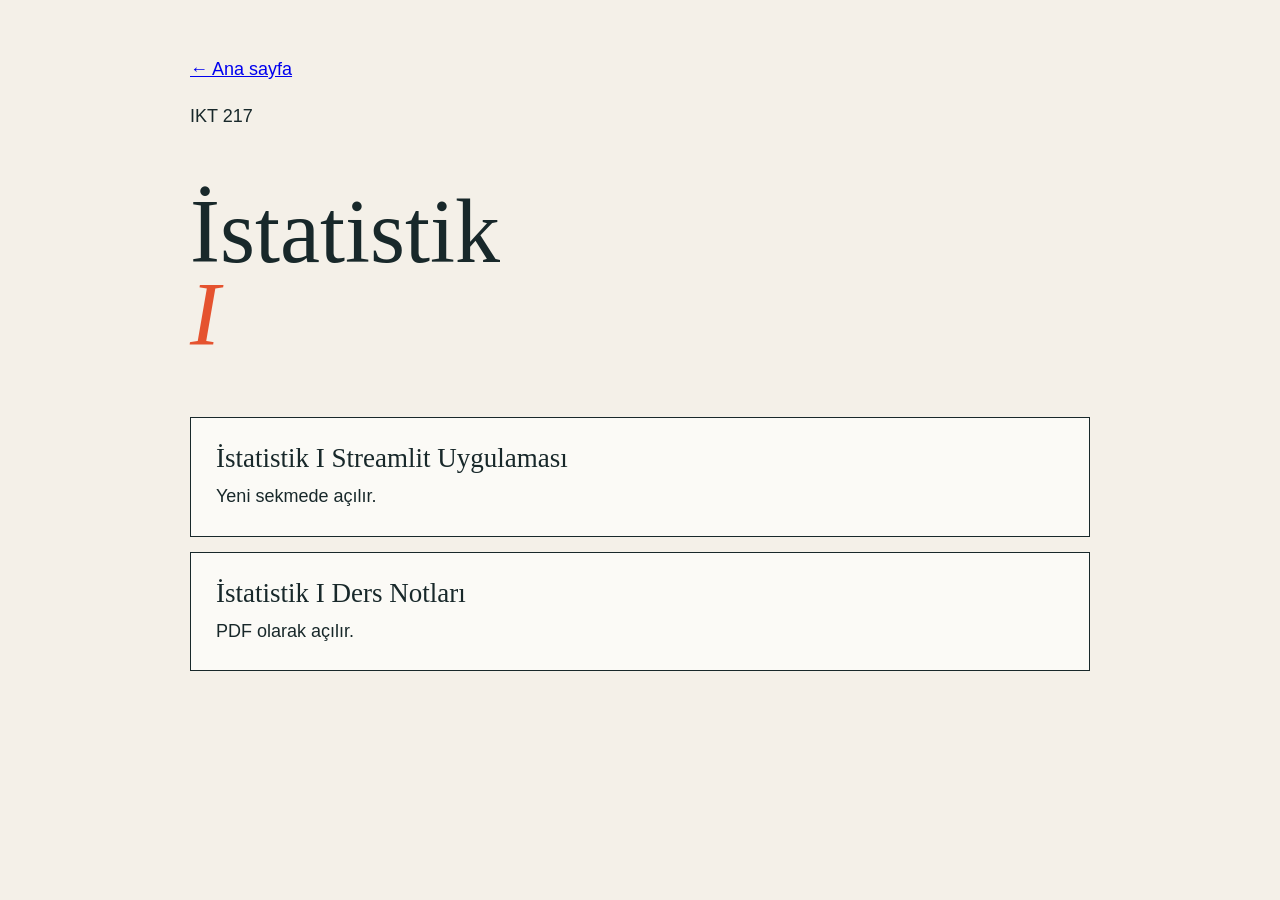
<file: dersler/ikt-217/index.html>
<!doctype html><html lang="tr"><meta charset="utf-8"><meta name="viewport" content="width=device-width,initial-scale=1"><title>IKT 217 | İstatistik I</title><style>body{max-width:900px;margin:auto;padding:55px 7vw;background:#f4f0e8;color:#18282a;font:18px/1.6 Arial}h1{font:clamp(48px,8vw,90px)/.92 Georgia,serif}em{color:#e5532f}.card{display:block;margin:15px 0;padding:25px;border:1px solid #18282a;background:#fbfaf6;color:inherit;text-decoration:none}.card b{display:block;font:27px Georgia,serif;margin-bottom:8px}</style><link rel="stylesheet" href="../../site-preferences.css"><a href="../../">← Ana sayfa</a><p>IKT 217</p><h1>İstatistik<br><em>I</em></h1><a class="card" href="https://istatistik.streamlit.app/" target="_blank" rel="noreferrer"><b>İstatistik I Streamlit Uygulaması</b>Yeni sekmede açılır.</a><a class="card" href="../../public/ikt-217-istatistik-1-ders-notlari.pdf" target="_blank" rel="noreferrer"><b>İstatistik I Ders Notları</b>PDF olarak açılır.</a></html>
</file>
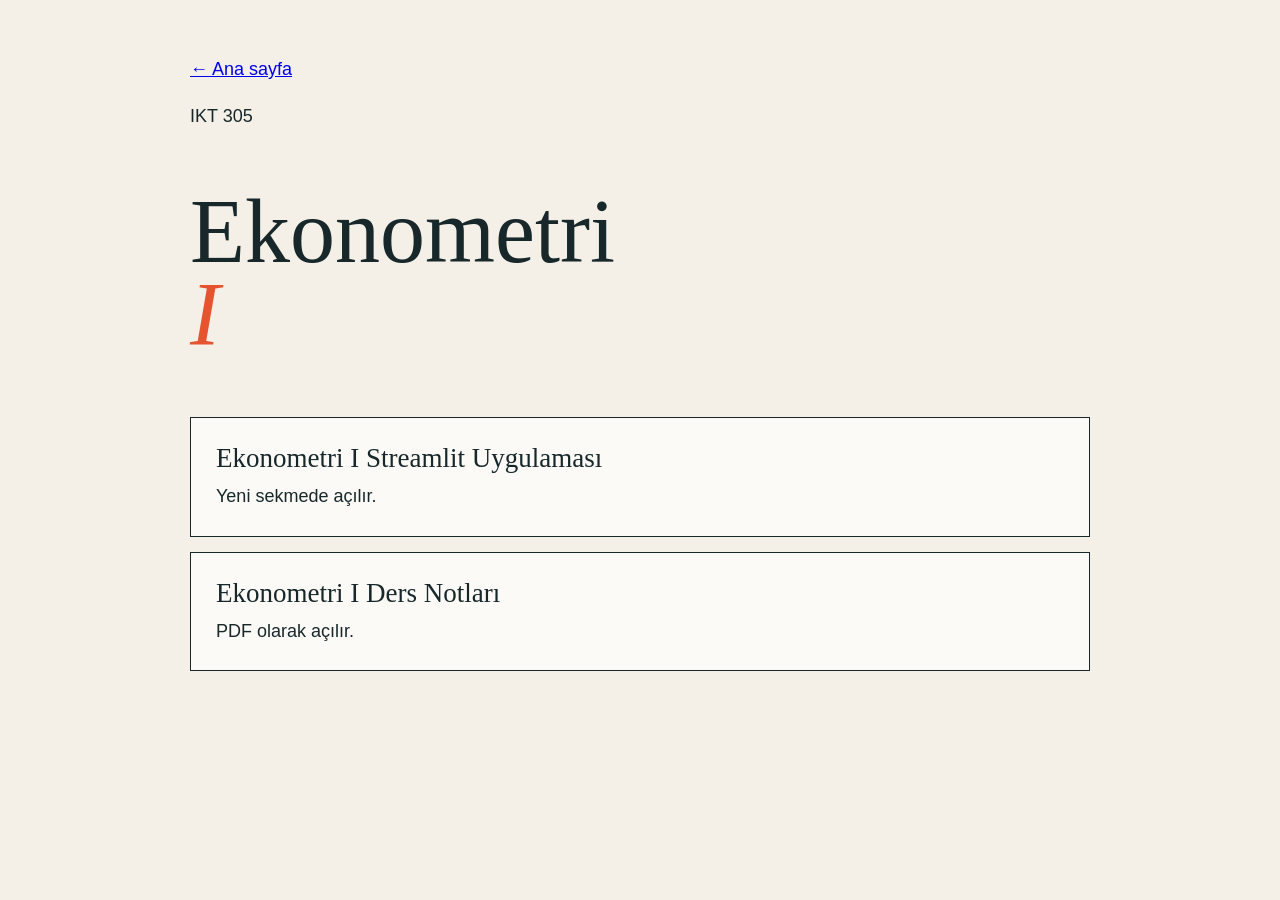
<file: dersler/ikt-305/index.html>
<!doctype html><html lang="tr"><meta charset="utf-8"><meta name="viewport" content="width=device-width,initial-scale=1"><title>IKT 305 | Ekonometri I</title><style>body{max-width:900px;margin:auto;padding:55px 7vw;background:#f4f0e8;color:#18282a;font:18px/1.6 Arial}h1{font:clamp(48px,8vw,90px)/.92 Georgia,serif}em{color:#e5532f}.card{display:block;margin:15px 0;padding:25px;border:1px solid #18282a;background:#fbfaf6;color:inherit;text-decoration:none}.card b{display:block;font:27px Georgia,serif;margin-bottom:8px}</style><link rel="stylesheet" href="../../site-preferences.css"><a href="../../">← Ana sayfa</a><p>IKT 305</p><h1>Ekonometri<br><em>I</em></h1><a class="card" href="https://ikt-305-ekonometri-i.streamlit.app/" target="_blank" rel="noreferrer"><b>Ekonometri I Streamlit Uygulaması</b>Yeni sekmede açılır.</a><a class="card" href="../../public/ikt-305-ekonometri-1-ders-notlari.pdf" target="_blank" rel="noreferrer"><b>Ekonometri I Ders Notları</b>PDF olarak açılır.</a></html>
</file>
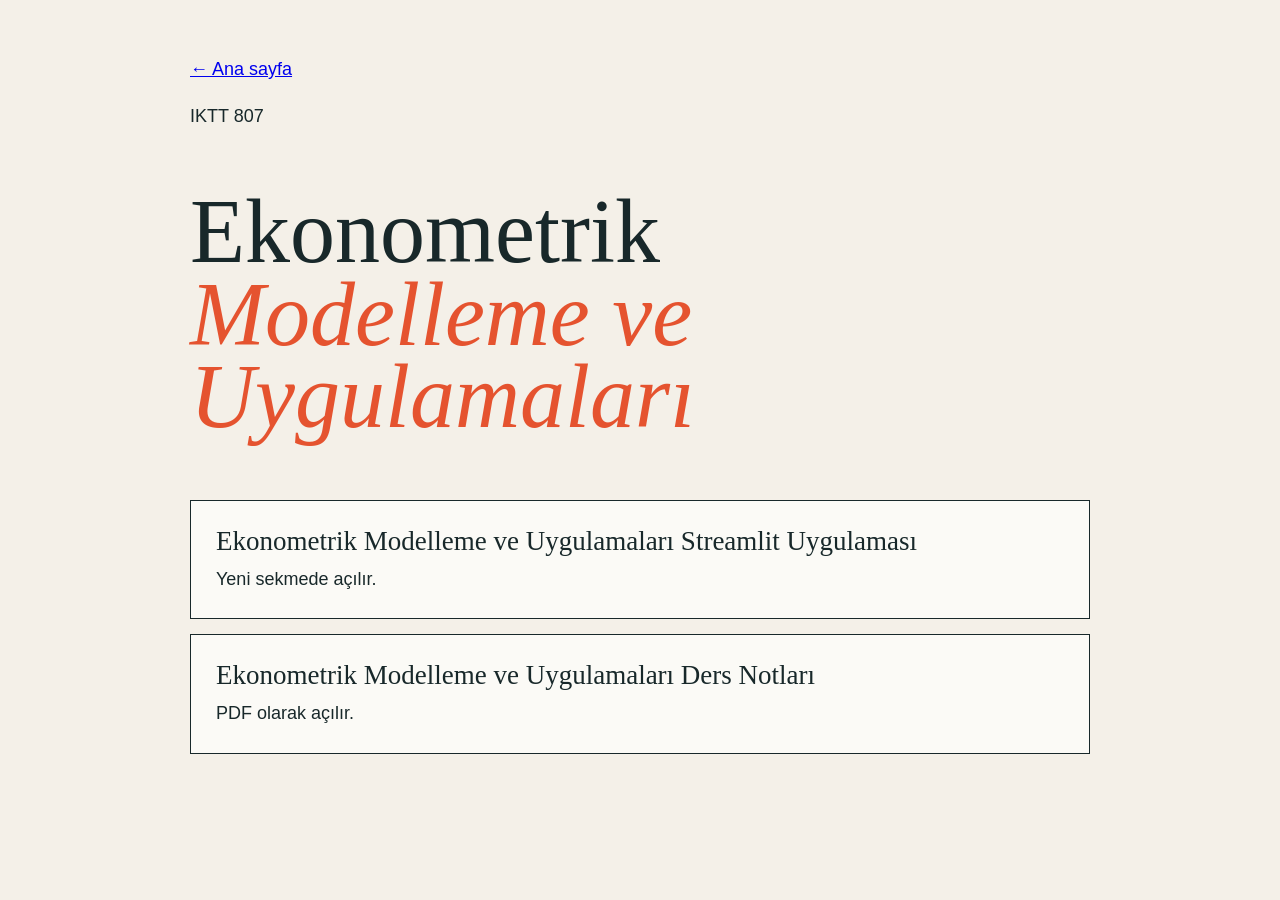
<file: dersler/ikt-807/index.html>
<!doctype html><html lang="tr"><meta charset="utf-8"><meta name="viewport" content="width=device-width,initial-scale=1"><title>IKTT 807 | Ekonometrik Modelleme ve Uygulamaları</title><style>body{max-width:900px;margin:auto;padding:55px 7vw;background:#f4f0e8;color:#18282a;font:18px/1.6 Arial}h1{font:clamp(48px,8vw,90px)/.92 Georgia,serif}em{color:#e5532f}.card{display:block;margin:15px 0;padding:25px;border:1px solid #18282a;background:#fbfaf6;color:inherit;text-decoration:none}.card b{display:block;font:27px Georgia,serif;margin-bottom:8px}</style><link rel="stylesheet" href="../../site-preferences.css"><a href="../../">← Ana sayfa</a><p>IKTT 807</p><h1>Ekonometrik<br><em>Modelleme ve Uygulamaları</em></h1><a class="card" href="https://ikt807-ekonometri-uygulama.streamlit.app/" target="_blank" rel="noreferrer"><b>Ekonometrik Modelleme ve Uygulamaları Streamlit Uygulaması</b>Yeni sekmede açılır.</a><a class="card" href="../../public/iktt-807-ekonometrik-modelleme-ders-notlari.pdf" target="_blank" rel="noreferrer"><b>Ekonometrik Modelleme ve Uygulamaları Ders Notları</b>PDF olarak açılır.</a></html>
</file>
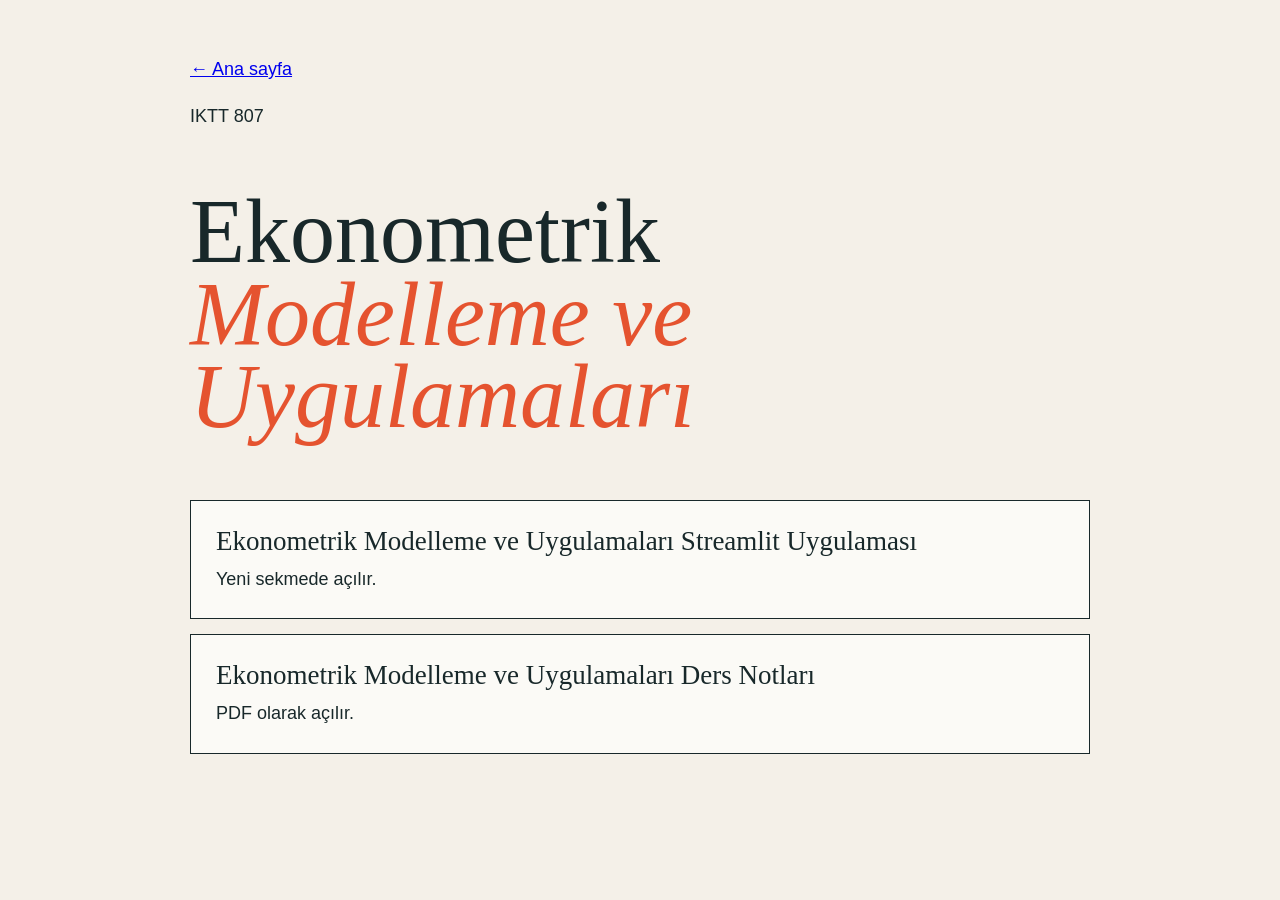
<file: dersler/iktt-807/index.html>
<!doctype html><html lang="tr"><meta charset="utf-8"><meta name="viewport" content="width=device-width,initial-scale=1"><title>IKTT 807 | Ekonometrik Modelleme ve Uygulamaları</title><style>body{max-width:900px;margin:auto;padding:55px 7vw;background:#f4f0e8;color:#18282a;font:18px/1.6 Arial}h1{font:clamp(48px,8vw,90px)/.92 Georgia,serif}em{color:#e5532f}.card{display:block;margin:15px 0;padding:25px;border:1px solid #18282a;background:#fbfaf6;color:inherit;text-decoration:none}.card b{display:block;font:27px Georgia,serif;margin-bottom:8px}</style><link rel="stylesheet" href="../../site-preferences.css"><a href="../../">← Ana sayfa</a><p>IKTT 807</p><h1>Ekonometrik<br><em>Modelleme ve Uygulamaları</em></h1><a class="card" href="https://iktt807-ekonometri-uygulama.streamlit.app//" target="_blank" rel="noreferrer"><b>Ekonometrik Modelleme ve Uygulamaları Streamlit Uygulaması</b>Yeni sekmede açılır.</a><a class="card" href="../../public/iktt-807-ekonometrik-modelleme-ders-notlari.pdf" target="_blank" rel="noreferrer"><b>Ekonometrik Modelleme ve Uygulamaları Ders Notları</b>PDF olarak açılır.</a></html>
</file>
<file: site-preferences.css>
/*
  GitHub üzerinden okunabilirlik ayarları:
  Aşağıdaki sayıları büyütüp küçülterek tüm ana sayfa yardımcı metinlerini
  tek noktadan güncelleyebilirsiniz.
*/
:root {
  --menu-font-size: 28px;
  --action-font-size: 28px;
  --section-label-font-size: 24px;
  --location-font-size: 26px;
}

/* Ana sayfa: menü, düğmeler, bölüm etiketleri ve konum bilgisi */
.navlinks,
.navcta {
  font-size: var(--menu-font-size);
}

.button,
.textlink {
  font-size: var(--action-font-size);
}

.label {
  font-size: var(--section-label-font-size);
}

.side-note {
  font-size: var(--location-font-size);
  letter-spacing: 0.03em;
}

@media (max-width: 720px) {
  :root {
    --action-font-size: 20px;
    --section-label-font-size: 18px;
    --location-font-size: 20px;
  }
}
</file>
